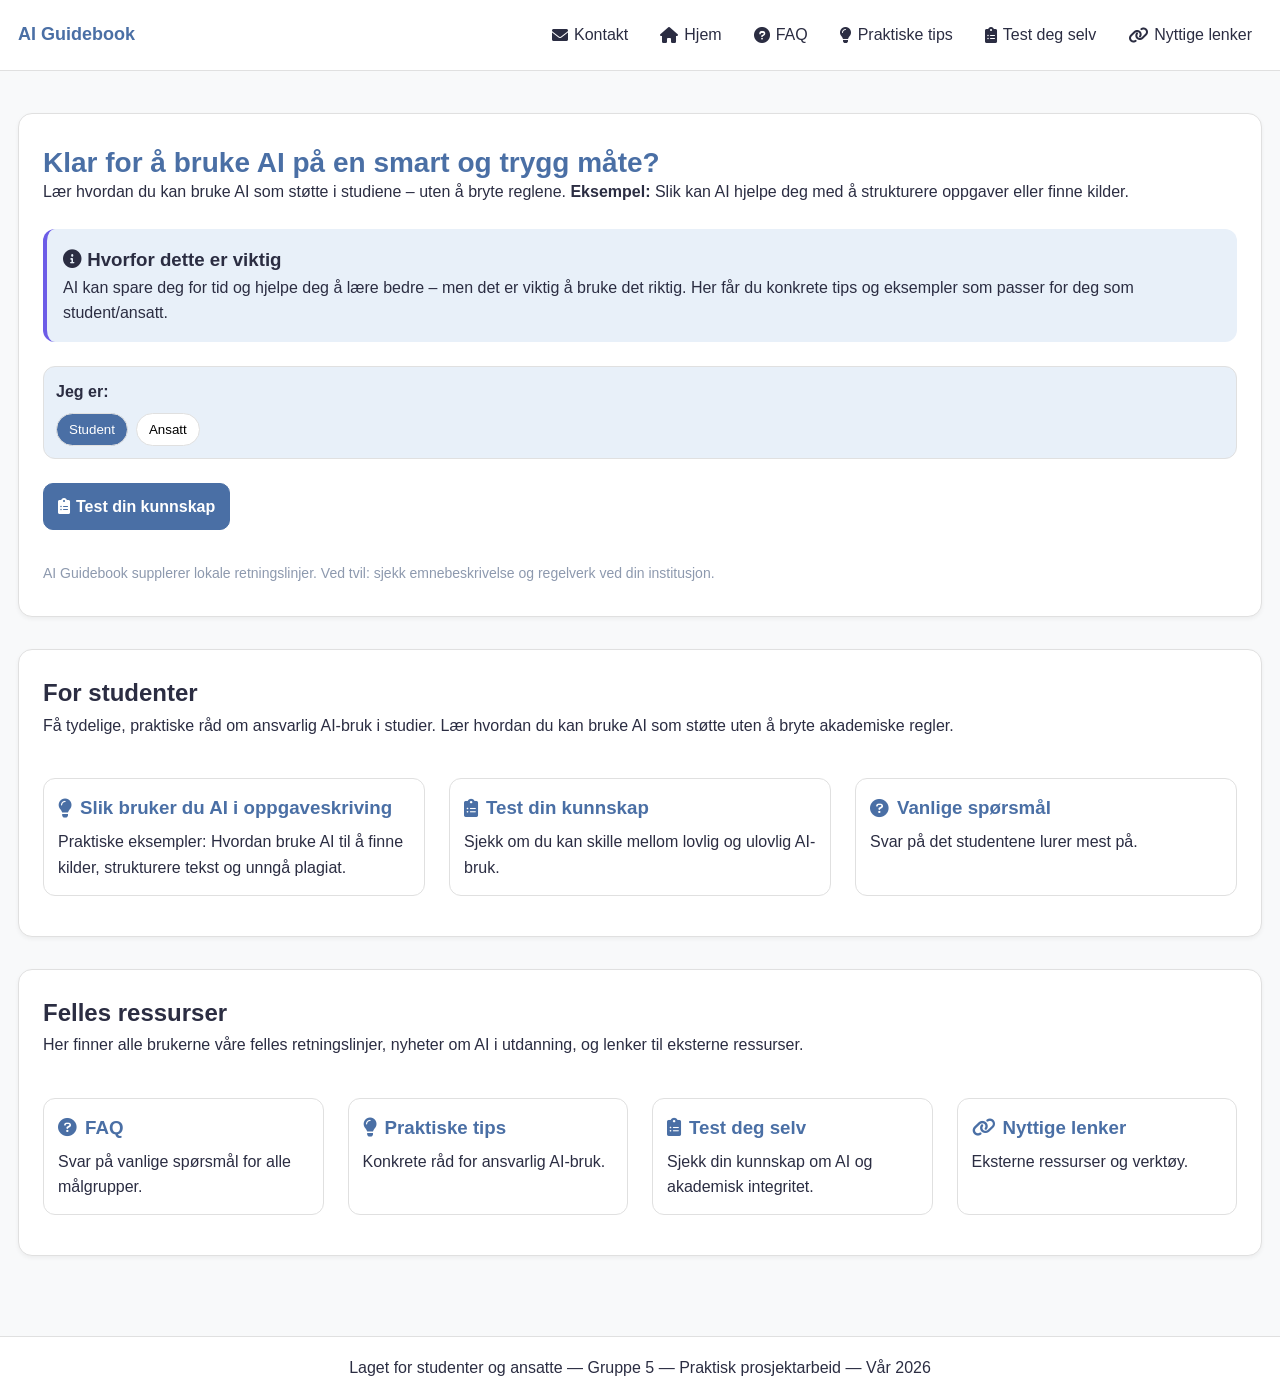
<file: index.html>
<!doctype html>
<html lang="no">
<head>
  <meta charset="utf-8" />
  <meta name="viewport" content="width=device-width, initial-scale=1" />
  <title>AI Guidebook</title>
  <link rel="stylesheet" href="style.css" />
  <link rel="stylesheet" href="https://cdnjs.cloudflare.com/ajax/libs/font-awesome/6.0.0/css/all.min.css">
</head>
<body>
  <header class="topbar">
    <div class="brand">
      <span class="brand-title">AI Guidebook</span>
    </div>
    <nav class="nav" aria-label="Hovedmeny">
      <button class="menu-toggle" aria-label="Åpne meny" id="menuToggle">☰</button>
      <ul id="menu">   
        <li><a href="contact.html"><i class="fas fa-envelope"></i> Kontakt</a></li>
        <li><a href="index.html" aria-current="page"><i class="fas fa-home"></i> Hjem</a></li>
      <li><a href="faq.html"><i class="fas fa-question-circle"></i> FAQ</a></li>
      <li><a href="tips.html"><i class="fas fa-lightbulb"></i> Praktiske tips</a></li>
      <li><a href="quiz.html" ><i class="fas fa-clipboard-list"></i> Test deg selv</a></li>
      <li><a href="links.html"><i class="fas fa-link"></i> Nyttige lenker</a></li>
      </ul>
    </nav>
  </header>

  <main class="container">
    <section class="hero card">
      <h1>Klar for å bruke AI på en smart og trygg måte?</h1>
      <p class="lead">
        Lær hvordan du kan bruke AI som støtte i studiene – uten å bryte reglene.
        <strong>Eksempel:</strong> Slik kan AI hjelpe deg med å strukturere oppgaver eller finne kilder.
      </p>

      <div class="why-matters">
        <h3><i class="fas fa-info-circle"></i> Hvorfor dette er viktig</h3>
        <p>
          AI kan spare deg for tid og hjelpe deg å lære bedre – men det er viktig å bruke det riktig.
          Her får du konkrete tips og eksempler som passer for deg som student/ansatt.
        </p>
      </div>

      <!-- Rollevelger -->
      <div class="role-selector">
        <h3>Jeg er:</h3>
        <div class="role-options">
          <button class="role-btn active" data-role="student">Student</button>
          <button class="role-btn" data-role="staff">Ansatt</button>
        </div>
      </div>

      <div class="hero-actions">
        <a class="btn" href="quiz.html"><i class="fas fa-clipboard-list"></i> Test din kunnskap</a>
      </div>

      <p class="small">
        AI Guidebook supplerer lokale retningslinjer.
        Ved tvil: sjekk emnebeskrivelse og regelverk ved din institusjon.
      </p>
    </section>

    <!-- Innhold for studenter -->
    <section class="card content-student" data-role="student">
      <h2>For studenter</h2>
      <p>
        Få tydelige, praktiske råd om ansvarlig AI-bruk i studier.
        Lær hvordan du kan bruke AI som støtte uten å bryte akademiske regler.
      </p>
      <div class="grid">
        <a href="tips.html" class="tile">
          <h3><i class="fas fa-lightbulb"></i> Slik bruker du AI i oppgaveskriving</h3>
          <p>Praktiske eksempler: Hvordan bruke AI til å finne kilder, strukturere tekst og unngå plagiat.</p>
        </a>
        <a href="quiz.html" class="tile">
          <h3><i class="fas fa-clipboard-list"></i> Test din kunnskap</h3>
          <p>Sjekk om du kan skille mellom lovlig og ulovlig AI-bruk.</p>
        </a>
        <a href="faq.html" class="tile">
          <h3><i class="fas fa-question-circle"></i> Vanlige spørsmål</h3>
          <p>Svar på det studentene lurer mest på.</p>
        </a>
      </div>
    </section>

    <!-- Innhold for ansatte -->
    <section class="card content-staff" data-role="staff" style="display: none;">
      <h2>For ansatte</h2>
      <p>
        Veiledning for lærere, sensorer, studieadministrasjon og universitetet –
        om hvordan håndtere AI i undervisning, vurdering og policy.
      </p>
      <div class="grid">
        <a href="tips.html" class="tile">
          <h3><i class="fas fa-chalkboard-teacher"></i> Undervisningstips</h3>
          <p>Hvordan integrere AI i emner og oppgaver.</p>
        </a>
        <a href="faq.html" class="tile">
          <h3><i class="fas fa-gavel"></i> Vurderingsretningslinjer</h3>
          <p>Håndtering av AI-bruk i eksamen og oppgaver.</p>
        </a>
        <a href="links.html" class="tile">
          <h3><i class="fas fa-university"></i> Policy og maler</h3>
          <p>Ferdige maler for lokale retningslinjer.</p>
        </a>
      </div>
    </section>

    <!-- Felles ressurser -->
    <section class="card" data-role="student staff">
      <h2>Felles ressurser</h2>
      <p>
        Her finner alle brukerne våre felles retningslinjer, nyheter om AI i utdanning,
        og lenker til eksterne ressurser.
      </p>
      <div class="grid">
        <a href="faq.html" class="tile">
          <h3><i class="fas fa-question-circle"></i> FAQ</h3>
          <p>Svar på vanlige spørsmål for alle målgrupper.</p>
        </a>
        <a href="tips.html" class="tile">
          <h3><i class="fas fa-lightbulb"></i> Praktiske tips</h3>
          <p>Konkrete råd for ansvarlig AI-bruk.</p>
        </a>
        <a href="quiz.html" class="tile">
          <h3><i class="fas fa-clipboard-list"></i> Test deg selv</h3>
          <p>Sjekk din kunnskap om AI og akademisk integritet.</p>
        </a>
        <a href="links.html" class="tile">
          <h3><i class="fas fa-link"></i> Nyttige lenker</h3>
          <p>Eksterne ressurser og verktøy.</p>
        </a>
      </div>
    </section>
  </main>

  <footer class="footer">
    <p>Laget for studenter og ansatte — Gruppe 5 — Praktisk prosjektarbeid — Vår 2026</p>
  </footer>

  <script src="app.js" defer></script>
</body>
</html>
</file>
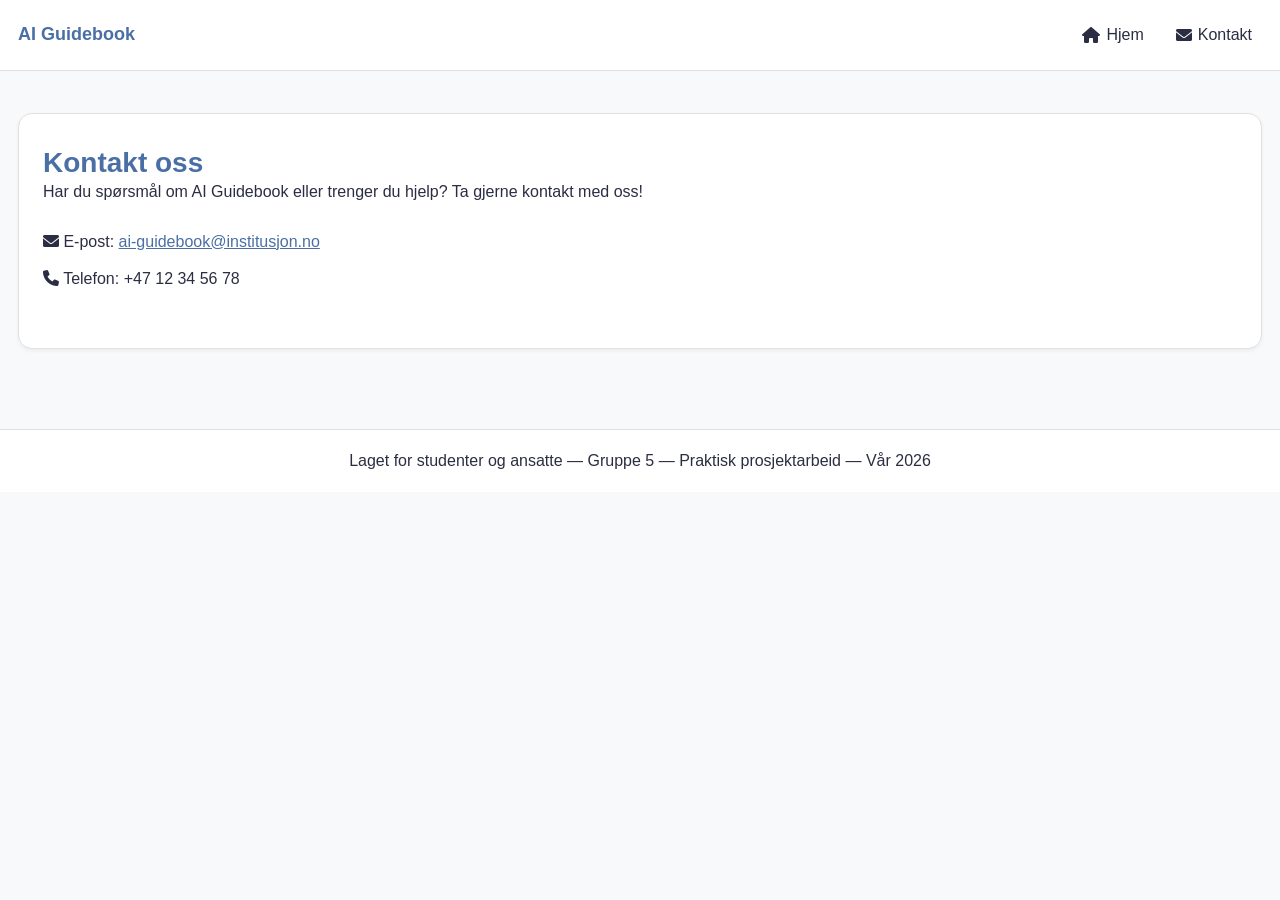
<file: contact.html>
<!doctype html>
<html lang="no">
<head>
  <meta charset="utf-8" />
  <meta name="viewport" content="width=device-width, initial-scale=1" />
  <title>Kontakt oss - AI Guidebook</title>
  <link rel="stylesheet" href="style.css" />
  <link rel="stylesheet" href="https://cdnjs.cloudflare.com/ajax/libs/font-awesome/6.0.0/css/all.min.css">
</head>
<body>
  <header class="topbar">
    <div class="brand">
      <span class="brand-title">AI Guidebook</span>
    </div>
    <nav class="nav" aria-label="Hovedmeny">
      <button class="menu-toggle" aria-label="Åpne meny" id="menuToggle">☰</button>
      <ul id="menu">
        <li><a href="index.html"><i class="fas fa-home"></i> Hjem</a></li>
        <li><a href="contact.html" aria-current="page"><i class="fas fa-envelope"></i> Kontakt</a></li>
      </ul>
    </nav>
  </header>

  <main class="container">
    <section class="hero card">
      <h1>Kontakt oss</h1>
      <p class="lead">
        Har du spørsmål om AI Guidebook eller trenger du hjelp?
        Ta gjerne kontakt med oss!
      </p>
      <div class="contact-info">
        <p><i class="fas fa-envelope"></i> E-post: <a href="mailto:ai-guidebook@institusjon.no">ai-guidebook@institusjon.no</a></p>
        <p><i class="fas fa-phone"></i> Telefon: +47 12 34 56 78</p>
      </div>
    </section>
  </main>

  <footer class="footer">
    <p>Laget for studenter og ansatte — Gruppe 5 — Praktisk prosjektarbeid — Vår 2026</p>
  </footer>

  <script src="app.js" defer></script>
</body>
</html>
</file>
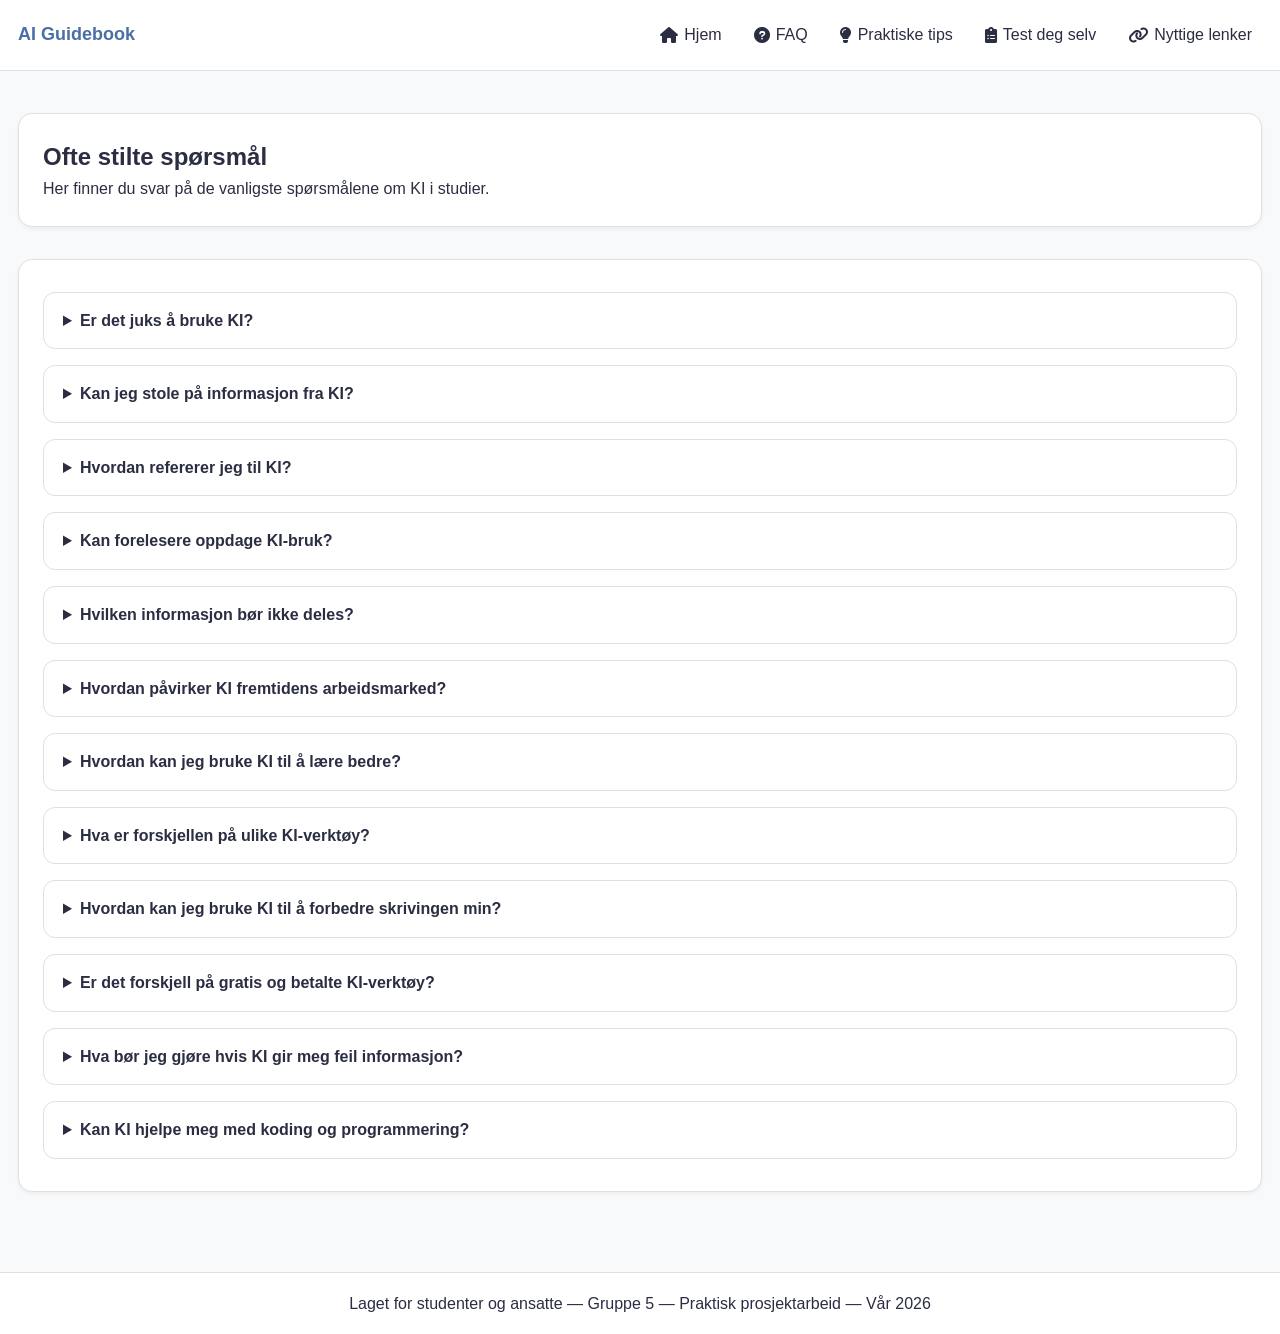
<file: faq.html>
<!doctype html>
<html lang="no">
<head>
  <meta charset="utf-8" />
  <meta name="viewport" content="width=device-width, initial-scale=1" />
  <title>FAQ – AI Guidebook</title>
  <link rel="stylesheet" href="style.css" />
  <link rel="stylesheet" href="https://cdnjs.cloudflare.com/ajax/libs/font-awesome/6.0.0/css/all.min.css">
</head>

<body>

<header class="topbar">
  <div class="brand">
    <span class="brand-title">AI Guidebook</span>
  </div>

  <nav class="nav">
    <button class="menu-toggle" id="menuToggle">☰</button>
    <ul id="menu">
     <li><a href="index.html"><i class="fas fa-home"></i> Hjem</a></li>
      <li><a href="faq.html"  aria-current="page"><i class="fas fa-question-circle"></i> FAQ</a></li>
      <li><a href="tips.html"><i class="fas fa-lightbulb"></i> Praktiske tips</a></li>
      <li><a href="quiz.html"><i class="fas fa-clipboard-list"></i> Test deg selv</a></li>
      <li><a href="links.html"><i class="fas fa-link"></i> Nyttige lenker</a></li>
    </ul>
  </nav>
</header>

<main class="container">

<section class="card">
<h1>Ofte stilte spørsmål</h1>
<p class="lead">Her finner du svar på de vanligste spørsmålene om KI i studier.</p>
</section>

<section class="card">
<details >
<summary >Er det juks å bruke KI?</summary>
<p>Det avhenger av retningslinjene. KI kan brukes som støtte, men må oppgis korrekt.</p>
</details>

<details >
<summary >Kan jeg stole på informasjon fra KI?</summary>
<p>Ikke blindt. Dobbeltsjekk alltid kilder og fakta.</p>
</details>

<details >
<summary >Hvordan refererer jeg til KI?</summary>
<p>Følg APA 7 eller institusjonens retningslinjer og beskriv hvordan du brukte verktøyet.</p>
</details>

<details >
<summary >Kan forelesere oppdage KI-bruk?</summary>
<p>Det finnes verktøy, men åpenhet er alltid den beste løsningen.</p>
</details>

<details >
<summary >Hvilken informasjon bør ikke deles?</summary>
<p>Del aldri sensitiv eller personlig informasjon.</p>
</details>
<details >
<summary >Hvordan påvirker KI fremtidens arbeidsmarked?</summary>
<p>KI vil sannsynligvis endre mange jobber, men ikke nødvendigvis erstatte dem. Evnen til å samarbeide effektivt med KI-verktøy blir en verdifull ferdighet. Kritisk tenkning, kreativitet og mellommenneskelige ferdigheter blir enda viktigere. Som student bør du lære å bruke KI som et verktøy mens du utvikler ferdigheter som KI ikke kan erstatte.</p>
</details>
<details >
<summary >Hvordan kan jeg bruke KI til å lære bedre?</summary>
<p>KI kan være en utmerket læringspartner! Bruk den til å forklare vanskelige konsepter på nye måter, generere øvingsoppgaver, få tilbakemelding på utkast, eller som en sparringpartner for ideer. Nøkkelen er å bruke KI aktivt i læringsprosessen, ikke som en snarvei som erstatter egen tenkning.</p>
</details>
<details >
<summary >Hva er forskjellen på ulike KI-verktøy?</summary>
<p>ChatGPT, Claude, Gemini og Copilot er eksempler på store språkmodeller (LLM) som er gode på tekst. DALL-E og Midjourney lager bilder. Grammarly fokuserer på skriving. Hver har styrker og svakheter. For akademisk arbeid, velg verktøy som passer oppgaven og vær oppmerksom på at ulike verktøy har ulike retningslinjer for bruk.</p>
</details>
<details >
<summary >Hvordan kan jeg bruke KI til å forbedre skrivingen min?</summary>

<p>KI kan hjelpe med korrekturlesing, omstrukturering av tekst, forslag til bedre formuleringer og sjekk av akademisk tone. Bruk den som en 'digital skriveassistent' – men sørg for at den endelige teksten reflekterer din egen stemme og forståelse av emnet.</p>
</details>
<details >
<summary >Er det forskjell på gratis og betalte KI-verktøy?</summary>
<p>Ja, betalte versjoner har ofte tilgang til nyere modeller, raskere responstider, lengre kontekstvinduer og bedre personvern. For akademisk bruk kan det være verdt å investere i en betalt versjon, spesielt hvis du bruker KI jevnlig i studiene.</p>
</details>
<details >
<summary >Hva bør jeg gjøre hvis KI gir meg feil informasjon?</summary>
<p>Ikke bruk informasjonen videre uten å verifisere den. Kryss-sjekk med pålitelige kilder som fagfellevurderte artikler, lærebøker eller offisielle nettsider. Rapporter gjerne feilen til verktøyleverandøren, og vær oppmerksom på at KI kan presentere feil informasjon med stor selvsikkerhet.</p>
</details>
<details >
<summary >Kan KI hjelpe meg med koding og programmering?</summary>
<p>Ja, KI-verktøy som GitHub Copilot og ChatGPT kan hjelpe med koding – fra feilsøking til å forklare kode. Men det er viktig å forstå koden selv. Bruk KI som en læringsressurs, ikke bare en kodegenerator. Test alltid KI-generert kode grundig før du bruker den.</p>
</details>

</section>

</main>

<footer class="footer">
  <p>Laget for studenter og ansatte — Gruppe 5 — Praktisk prosjektarbeid — Vår 2026</p>
</footer>

<script src="app.js" defer></script>
</body>
</html>
</file>
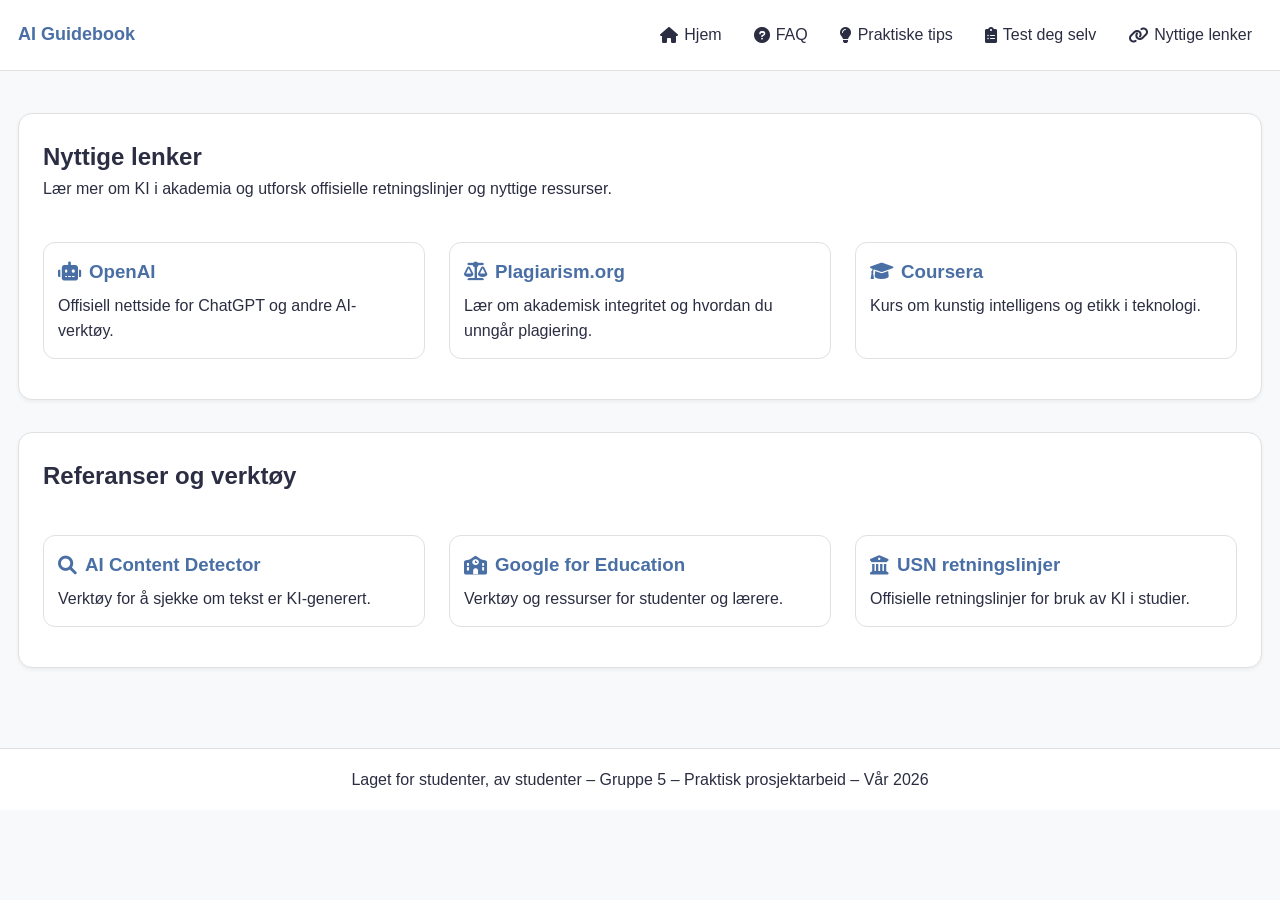
<file: links.html>
<!doctype html>
<html lang="no">
<head>
  <meta charset="utf-8" />
  <meta name="viewport" content="width=device-width, initial-scale=1" />
  <title>Nyttige lenker – AI Guidebook</title>
  <link rel="stylesheet" href="style.css" />
  <link rel="stylesheet" href="https://cdnjs.cloudflare.com/ajax/libs/font-awesome/6.0.0/css/all.min.css">
</head>

<body>

<header class="topbar">
  <div class="brand">
    <span class="brand-title">AI Guidebook</span>
  </div>
  <nav class="nav">
    <button class="menu-toggle" id="menuToggle">☰</button>
    <ul id="menu">
      <li><a href="index.html"><i class="fas fa-home"></i> Hjem</a></li>
      <li><a href="faq.html"><i class="fas fa-question-circle"></i> FAQ</a></li>
      <li><a href="tips.html"><i class="fas fa-lightbulb"></i> Praktiske tips</a></li>
      <li><a href="quiz.html"><i class="fas fa-clipboard-list"></i> Test deg selv</a></li>
      <li><a href="links.html" aria-current="page"><i class="fas fa-link"></i> Nyttige lenker</a></li>
    </ul>
  </nav>
</header>

<main class="container">
<section class="card">
  <h1>Nyttige lenker</h1>
  <p class="lead">
    Lær mer om KI i akademia og utforsk offisielle retningslinjer og nyttige ressurser.
  </p>

  <div class="grid">

    <a href="https://www.openai.com/" target="_blank" class="tile">
      <h3><i class="fas fa-robot"></i> OpenAI</h3>
      <p>Offisiell nettside for ChatGPT og andre AI-verktøy.</p>
    </a>

    <a href="https://plagiarism.org/" target="_blank" class="tile">
      <h3><i class="fas fa-scale-balanced"></i> Plagiarism.org</h3>
      <p>Lær om akademisk integritet og hvordan du unngår plagiering.</p>
    </a>

    <a href="https://www.coursera.org/" target="_blank" class="tile">
      <h3><i class="fas fa-graduation-cap"></i> Coursera</h3>
      <p>Kurs om kunstig intelligens og etikk i teknologi.</p>
    </a>

  </div>
</section>

<section class="card">
  <h2>Referanser og verktøy</h2>

  <div class="grid">

    <a href="https://www.grammarly.com/ai-detector?utm_source=google&utm_medium=cpc&utm_campaign=21545158557&utm_content=785188706384&utm_term=ai%20content%20detector&target=&targetid=kwd-1729987821774&adgroup=166497884060&device=c&matchtype=b&placement=&network=g&extension=161720023948&clickid=Cj0KCQiAwYrNBhDcARIsAGo3u31Tb1Aix7n_ukAAlJfF9gnsw1y8LpuMYMqHx5Ufkc1Be2o6kWolReoaAi8LEALw_wcB&utm_source=google&utm_medium=cpc&utm_campaign=21545158557&utm_content=785188706384&utm_term=ai%20content%20detector&target=&targetid=kwd-1729987821774&adgroup=166497884060&device=c&matchtype=b&placement=&network=g&extension=161720023948&clickid=Cj0KCQiAwYrNBhDcARIsAGo3u31Tb1Aix7n_ukAAlJfF9gnsw1y8LpuMYMqHx5Ufkc1Be2o6kWolReoaAi8LEALw_wcB&gad_source=1&gad_campaignid=21545158557&gbraid=0AAAAADkCrf9q7WPXYeqZ4UGeJNKoN09LX&gclid=Cj0KCQiAwYrNBhDcARIsAGo3u31Tb1Aix7n_ukAAlJfF9gnsw1y8LpuMYMqHx5Ufkc1Be2o6kWolReoaAi8LEALw_wcB" target="_blank" class="tile">
      <h3><i class="fas fa-search"></i> AI Content Detector</h3>
      <p>Verktøy for å sjekke om tekst er KI-generert.</p>
    </a>

    <a href="https://edu.google.com/" target="_blank" class="tile">
      <h3><i class="fas fa-school"></i> Google for Education</h3>
      <p>Verktøy og ressurser for studenter og lærere.</p>
    </a>

    <a href="https://www.usn.no/" target="_blank" class="tile">
      <h3><i class="fas fa-university"></i> USN retningslinjer</h3>
      <p>Offisielle retningslinjer for bruk av KI i studier.</p>
    </a>

  </div>
</section>

</main>

<footer class="footer">
  <p>Laget for studenter, av studenter – Gruppe 5 – Praktisk prosjektarbeid – Vår 2026</p>
</footer>

<script src="app.js" defer></script>
</body>
</html>
</file>
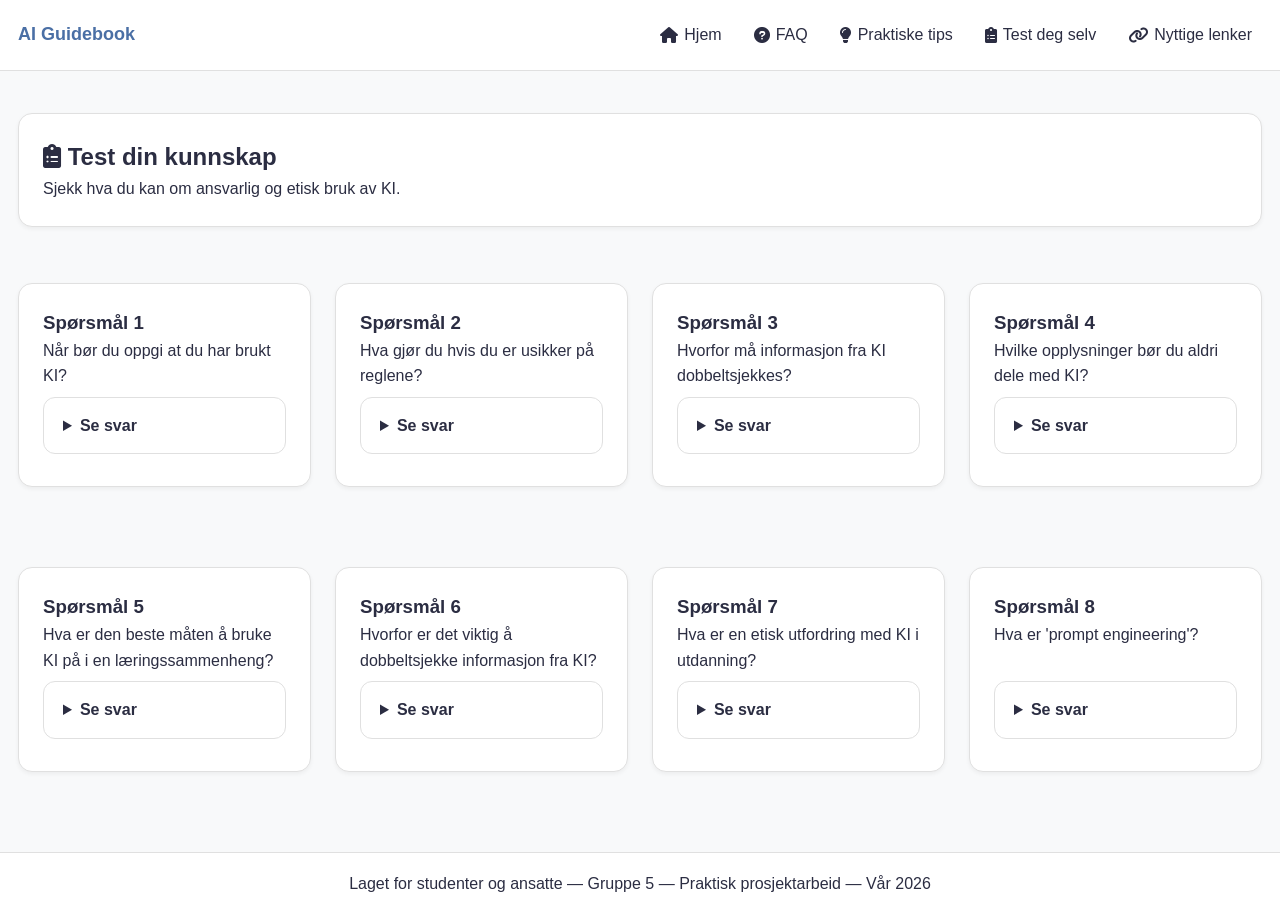
<file: quiz.html>
<!doctype html>
<html lang="no">
<head>
  <meta charset="utf-8" />
  <meta name="viewport" content="width=device-width, initial-scale=1" />
  <title>Test deg selv – AI Guidebook</title>
  <link rel="stylesheet" href="style.css" />
  <link rel="stylesheet" href="https://cdnjs.cloudflare.com/ajax/libs/font-awesome/6.0.0/css/all.min.css">
</head>

<body>

<header class="topbar">
  <div class="brand">
    <span class="brand-title">AI Guidebook</span>
  </div>

  <nav class="nav">
    <button class="menu-toggle" id="menuToggle">☰</button>
    <ul id="menu">
      <li><a href="index.html"><i class="fas fa-home"></i> Hjem</a></li>
      <li><a href="faq.html"><i class="fas fa-question-circle"></i> FAQ</a></li>
      <li><a href="tips.html"><i class="fas fa-lightbulb"></i> Praktiske tips</a></li>
      <li><a href="quiz.html" aria-current="page"><i class="fas fa-clipboard-list"></i> Test deg selv</a></li>
      <li><a href="links.html"><i class="fas fa-link"></i> Nyttige lenker</a></li>
    </ul>
  </nav>
</header>

<main class="container">

<section class="card">
  <h1><i class="fas fa-clipboard-list"></i> Test din kunnskap</h1>
  <p class="lead">Sjekk hva du kan om ansvarlig og etisk bruk av KI.</p>
</section>

<section class="grid">

<div class="card quiz-card">
<h3>Spørsmål 1</h3>
<p>Når bør du oppgi at du har brukt KI?</p>
<details >
<summary >Se svar</summary>
<p><strong>Riktig svar:</strong> Alltid når KI har bidratt til arbeidet ditt.</p>
</details>
</div>

<div class="card quiz-card">
<h3>Spørsmål 2</h3>
<p>Hva gjør du hvis du er usikker på reglene?</p>
<details >
<summary>Se svar</summary>
<p><strong>Riktig svar:</strong> Spør foreleser eller sjekk retningslinjene.</p>
</details>
</div>

<div class="card quiz-card">
<h3>Spørsmål 3</h3>
<p>Hvorfor må informasjon fra KI dobbeltsjekkes?</p>
<details >
<summary>Se svar</summary>
<p><strong>Riktig svar:</strong> KI kan generere feil eller misvisende informasjon.</p>
</details>
</div>

<div class="card quiz-card">
<h3>Spørsmål 4</h3>
<p>Hvilke opplysninger bør du aldri dele med KI?</p>
<details >
<summary >Se svar</summary>
<p><strong>Riktig svar:</strong> Sensitiv eller personlig informasjon.</p>
</details>
</div>
<div class="card quiz-card">
<h3>Spørsmål 5</h3>
<p>Hva er den beste måten å bruke KI på i en læringssammenheng?</p>
<details >
<summary >Se svar</summary>
<p><strong>Riktig svar:</strong> KI bør brukes som støtte til egen læring, ikke som en erstatning for egen innsats.</p>
</details>
</div>
<div class="card quiz-card">
<h3>Spørsmål 6</h3>
<p>Hvorfor er det viktig å dobbeltsjekke informasjon fra KI?</p>
<details >
<summary >Se svar</summary>
<p><strong>Riktig svar:</strong> KI kan 'hallusinere' - det vil si generere informasjon som høres riktig ut, men som faktisk er feil. Kildekritikk er essensielt.</p>
</details>
</div>
<div class="card quiz-card">
<h3>Spørsmål 7</h3>
<p>Hva er en etisk utfordring med KI i utdanning?</p>
<details >
<summary >Se svar</summary>
<p><strong>Riktig svar:</strong> riktig svar: nr 2. KI-modeller kan inneholde og forsterke skjevheter fra treningsdataene, og ikke alle har lik tilgang til disse verktøyene.</p>
</details>
</div>
<div class="card quiz-card">
<h3>Spørsmål 8</h3>
<p>Hva er 'prompt engineering'?</p><p><br></p>
<details >
<summary >Se svar</summary>
<p><strong>Riktig svar:</strong> Prompt engineering handler om å formulere presise og effektive spørsmål for å få best mulig svar fra KI.</p>
</details>
</div>

</section>

</main>

<footer class="footer">
  <p>Laget for studenter og ansatte — Gruppe 5 — Praktisk prosjektarbeid — Vår 2026</p>
</footer>

<script src="app.js" defer></script>
</body>
</html>
</file>
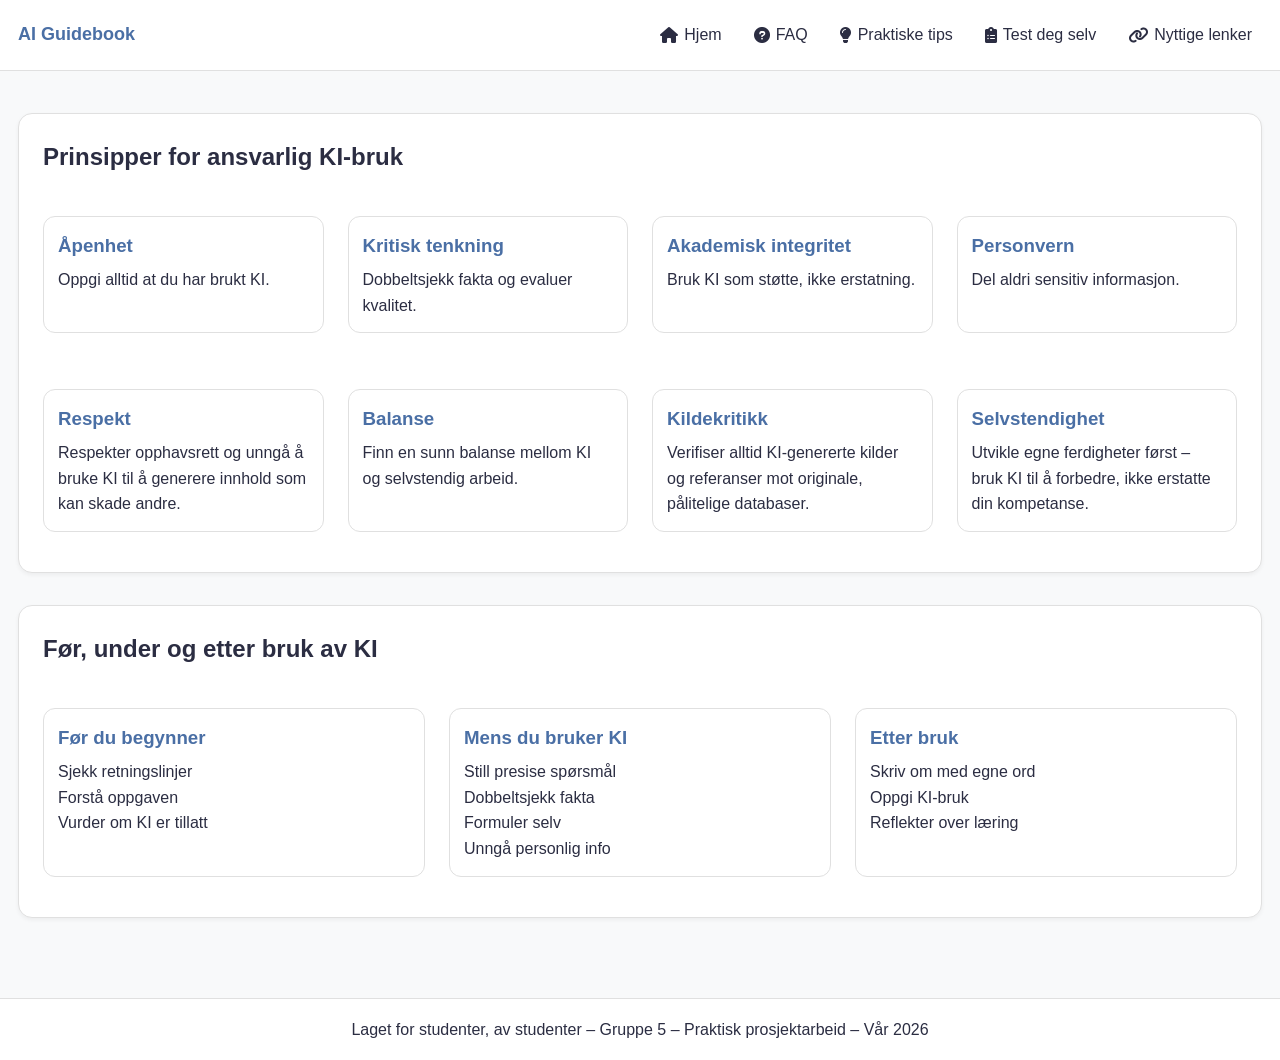
<file: tips.html>
<!doctype html>
<html lang="no">
<head>
  <meta charset="utf-8" />
  <meta name="viewport" content="width=device-width, initial-scale=1" />
  <title>Praktiske tips – AI Guidebook</title>
  <link rel="stylesheet" href="style.css" />
  <link rel="stylesheet" href="https://cdnjs.cloudflare.com/ajax/libs/font-awesome/6.0.0/css/all.min.css">
</head>

<body>

<header class="topbar">
  <div class="brand">
    <span class="brand-title">AI Guidebook</span>
  </div>
  <nav class="nav">
    <button class="menu-toggle" id="menuToggle">☰</button>
    <ul id="menu">
      <li><a href="index.html"><i class="fas fa-home"></i> Hjem</a></li>
      <li><a href="faq.html"><i class="fas fa-question-circle"></i> FAQ</a></li>
      <li><a href="tips.html" aria-current="page"><i class="fas fa-lightbulb"></i> Praktiske tips</a></li>
      <li><a href="quiz.html"><i class="fas fa-clipboard-list"></i> Test deg selv</a></li>
      <li><a href="links.html"><i class="fas fa-link"></i> Nyttige lenker</a></li>
    </ul>
  </nav>
</header>

<main class="container">

<section class="card">
  <h1>Prinsipper for ansvarlig KI-bruk</h1>

  <div class="grid">
    <div class="tile"><h3>Åpenhet</h3><p>Oppgi alltid at du har brukt KI.</p></div>
    <div class="tile"><h3>Kritisk tenkning</h3><p>Dobbeltsjekk fakta og evaluer kvalitet.</p></div>
    <div class="tile"><h3>Akademisk integritet</h3><p>Bruk KI som støtte, ikke erstatning.</p></div>
    <div class="tile"><h3>Personvern</h3><p>Del aldri sensitiv informasjon.</p></div>
    <div class="tile"><h3>Respekt</h3><p>Respekter opphavsrett og unngå å bruke KI til å generere innhold som kan skade andre.</p></div>
    <div class="tile"><h3>Balanse</h3><p>Finn en sunn balanse mellom KI og selvstendig arbeid.</p></div>
    <div class="tile"><h3>Kildekritikk</h3><p>Verifiser alltid KI-genererte kilder og referanser mot originale, pålitelige databaser.</p></div>
    <div class="tile"><h3>Selvstendighet</h3><p>Utvikle egne ferdigheter først – bruk KI til å forbedre, ikke erstatte din kompetanse.</p></div>
  </div>
</section>

<section class="card">
  <h2>Før, under og etter bruk av KI</h2>

  <div class="grid">

    <div class="tile">
      <h3>Før du begynner</h3>
      <ul>
        <li>Sjekk retningslinjer</li>
        <li>Forstå oppgaven</li>
        <li>Vurder om KI er tillatt</li>
      </ul>
    </div>

    <div class="tile">
      <h3>Mens du bruker KI</h3>
      <ul>
        <li>Still presise spørsmål</li>
        <li>Dobbeltsjekk fakta</li>
        <li>Formuler selv</li>
        <li>Unngå personlig info</li>
      </ul>
    </div>

    <div class="tile">
      <h3>Etter bruk</h3>
      <ul>
        <li>Skriv om med egne ord</li>
        <li>Oppgi KI-bruk</li>
        <li>Reflekter over læring</li>
      </ul>
    </div>
   
  </div>
</section>

</main>

<footer class="footer">
  <p>Laget for studenter, av studenter – Gruppe 5 – Praktisk prosjektarbeid – Vår 2026</p>
</footer>

<script src="app.js" defer></script>
</body>
</html>
</file>
<file: style.css>
:root {
  --primary-color: #4a6fa5;
  --primary-light: #e8f0f9;
  --secondary-color: #6c5ce7;
  --accent-color: #ff9f43;
  --text-color: #2b2d42;
  --text-light: #8d99ae;
  --bg-color: #f8f9fa;
  --card-bg: #ffffff;
  --border-color: #e0e0e0;
}

* {
  box-sizing: border-box;
  margin: 0;
  padding: 0;
}

body {
  font-family: 'Segoe UI', Roboto, Arial, sans-serif;
  line-height: 1.6;
  color: var(--text-color);
  background-color: var(--bg-color);
}

a {
  color: inherit;
  text-decoration: none;
}

/* Header & Nav */
.topbar {
  display: flex;
  align-items: center;
  justify-content: space-between;
  padding: 14px 18px;
  border-bottom: 1px solid var(--border-color);
  position: sticky;
  top: 0;
  background: var(--card-bg);
  z-index: 100;
}

.brand-title {
  font-weight: 800;
  font-size: 18px;
  color: var(--primary-color);
}

.nav {
  display: flex;
  align-items: center;
  gap: 12px;
}

.nav ul {
  list-style: none;
  margin: 0;
  padding: 0;
  display: flex;
  gap: 12px;
  align-items: center;
}

.nav a {
  padding: 8px 10px;
  border-radius: 8px;
  transition: all 0.2s ease;
  display: flex;
  align-items: center;
  gap: 6px;
}

.nav a:hover {
  background: var(--primary-light);
}

.menu-toggle {
  display: none;
  padding: 8px 10px;
  border: 1px solid var(--border-color);
  border-radius: 8px;
  background: var(--card-bg);
  cursor: pointer;
}

/* Container & Cards */
.container {
  max-width: 1300px;
  margin: 0 auto;
  padding: 18px;
}

.card {
  border: 1px solid var(--border-color);
  border-radius: 14px;
  padding: 1.5rem;
  background: var(--card-bg);
  margin-top: 1.5rem;
  margin-bottom: 2rem;
  box-shadow: 0 2px 4px rgba(0, 0, 0, 0.05);
}
.quiz-card {
  transition: 0.5s ease;
}

.quiz-card:hover {
  transform: scale(1.05) translateY(-5px); /* Gjør kortet litt større ved hover */
}

.hero {
  padding: 2rem 1.5rem;
  margin-bottom: 2rem;
}

.hero h1 {
  margin-top: 0;
  font-size: 28px;
  line-height: 1.2;
  color: var(--primary-color);
}

.lead {
  font-size: 16px;
  color: var(--text-color);
}

.small {
  color: var(--text-light);
  font-size: 14px;
}

/* Why Matters */
.why-matters {
  background: var(--primary-light);
  padding: 1rem;
  border-radius: 12px;
  margin: 1.5rem 0;
  border-left: 4px solid var(--secondary-color);
}

/* Role Selector */
.role-selector {
  margin: 1.5rem 0;
  padding: 12px;
  border: 1px solid var(--border-color);
  border-radius: 12px;
  background: var(--primary-light);
}

.role-selector h3 {
  margin-top: 0;
  font-size: 16px;
}

.role-options {
  display: flex;
  gap: 8px;
  flex-wrap: wrap;
  margin-top: 8px;
}

.role-btn {
  padding: 8px 12px;
  border: 1px solid var(--border-color);
  border-radius: 20px;
  background: var(--card-bg);
  cursor: pointer;
  transition: all 0.2s ease;
}

.role-btn:hover {
  background: var(--primary-light);
}

.role-btn.active {
  background: var(--primary-color);
  color: white;
}

/* Hero Actions */
.hero-actions {
  display: flex;
  gap: 10px;
  margin: 1.5rem 0 2rem;
  flex-wrap: wrap;
}

.btn {
  display: inline-flex;
  align-items: center;
  justify-content: center;
  gap: 6px;
  padding: 10px 14px;
  border-radius: 10px;
  border: 1px solid var(--primary-color);
  background: var(--primary-color);
  color: white;
  font-weight: 600;
  transition: all 0.2s ease;
  text-decoration: none;
}

.btn:hover {
  background: var(--secondary-color);
}

/* Grid & Tiles */
.grid {
  display: grid;
  grid-template-columns: repeat(auto-fit, minmax(250px, 1fr));
  gap: 1.5rem;
  margin-top: 1.5rem;
}

.tile {
  display: block;
  border: 1px solid var(--border-color);
  border-radius: 12px;
  padding: 14px;
  background: var(--card-bg);
  transition: all 0.2s ease;
  text-decoration: none;
  margin: 1rem 0;
 
}

.tile:hover {
  background: var(--primary-light);
  transition: all 0.2s ease;
}

.tile h3 {
  margin: 0 0 6px;
  color: var(--primary-color);
  display: flex;
  align-items: center;
  gap: 8px;
}

/* Footer */
.footer {
  border-top: 1px solid var(--border-color);
  padding: 18px;
  text-align: center;
  color: var(--text-color);
  background: var(--card-bg);
  margin-top: 30px;
}

/* Mobilmeny */
@media (max-width: 760px) {
  .grid {
    grid-template-columns: 1fr;
  }

  .menu-toggle {
    display: inline-block;
  }

  .nav ul {
    display: none;
    position: absolute;
    right: 18px;
    top: 58px;
    background: var(--card-bg);
    border: 1px solid var(--border-color);
    border-radius: 12px;
    padding: 10px;
    width: 200px;
    flex-direction: column;
    box-shadow: 0 4px 8px rgba(0, 0, 0, 0.1);
  }

  .nav ul.open {
    display: flex;
  }

  .hero-actions {
    flex-direction: column;
    align-items: stretch;
  }
}
.contact-info {
  margin: 1.5rem 0;
  font-size: 16px;
}

.contact-info p {
  margin: 0.75rem 0;
}

.contact-info a {
  color: var(--primary-color);
  text-decoration: underline;
}

/*.details {
  margin-top: 1rem;
  border: 1px solid var(--border-color);
  border-radius: 12px;
  background: var(--primary-light);
}*/
details summary {
  cursor: pointer;
  font-weight: 600;
 background: var(--card-bg);
  padding: 15px 19px;
  border-radius: 12px;
  border: 1px solid var(--border-color);
 margin: 0.5rem 0;
  transition: all 0.2s ease;
}
details summary:hover {
  background: var(--primary-light);
 transform: scale(1.03);
}
.card ul {
  list-style: none;
  padding-left: 0;
}
</file>
